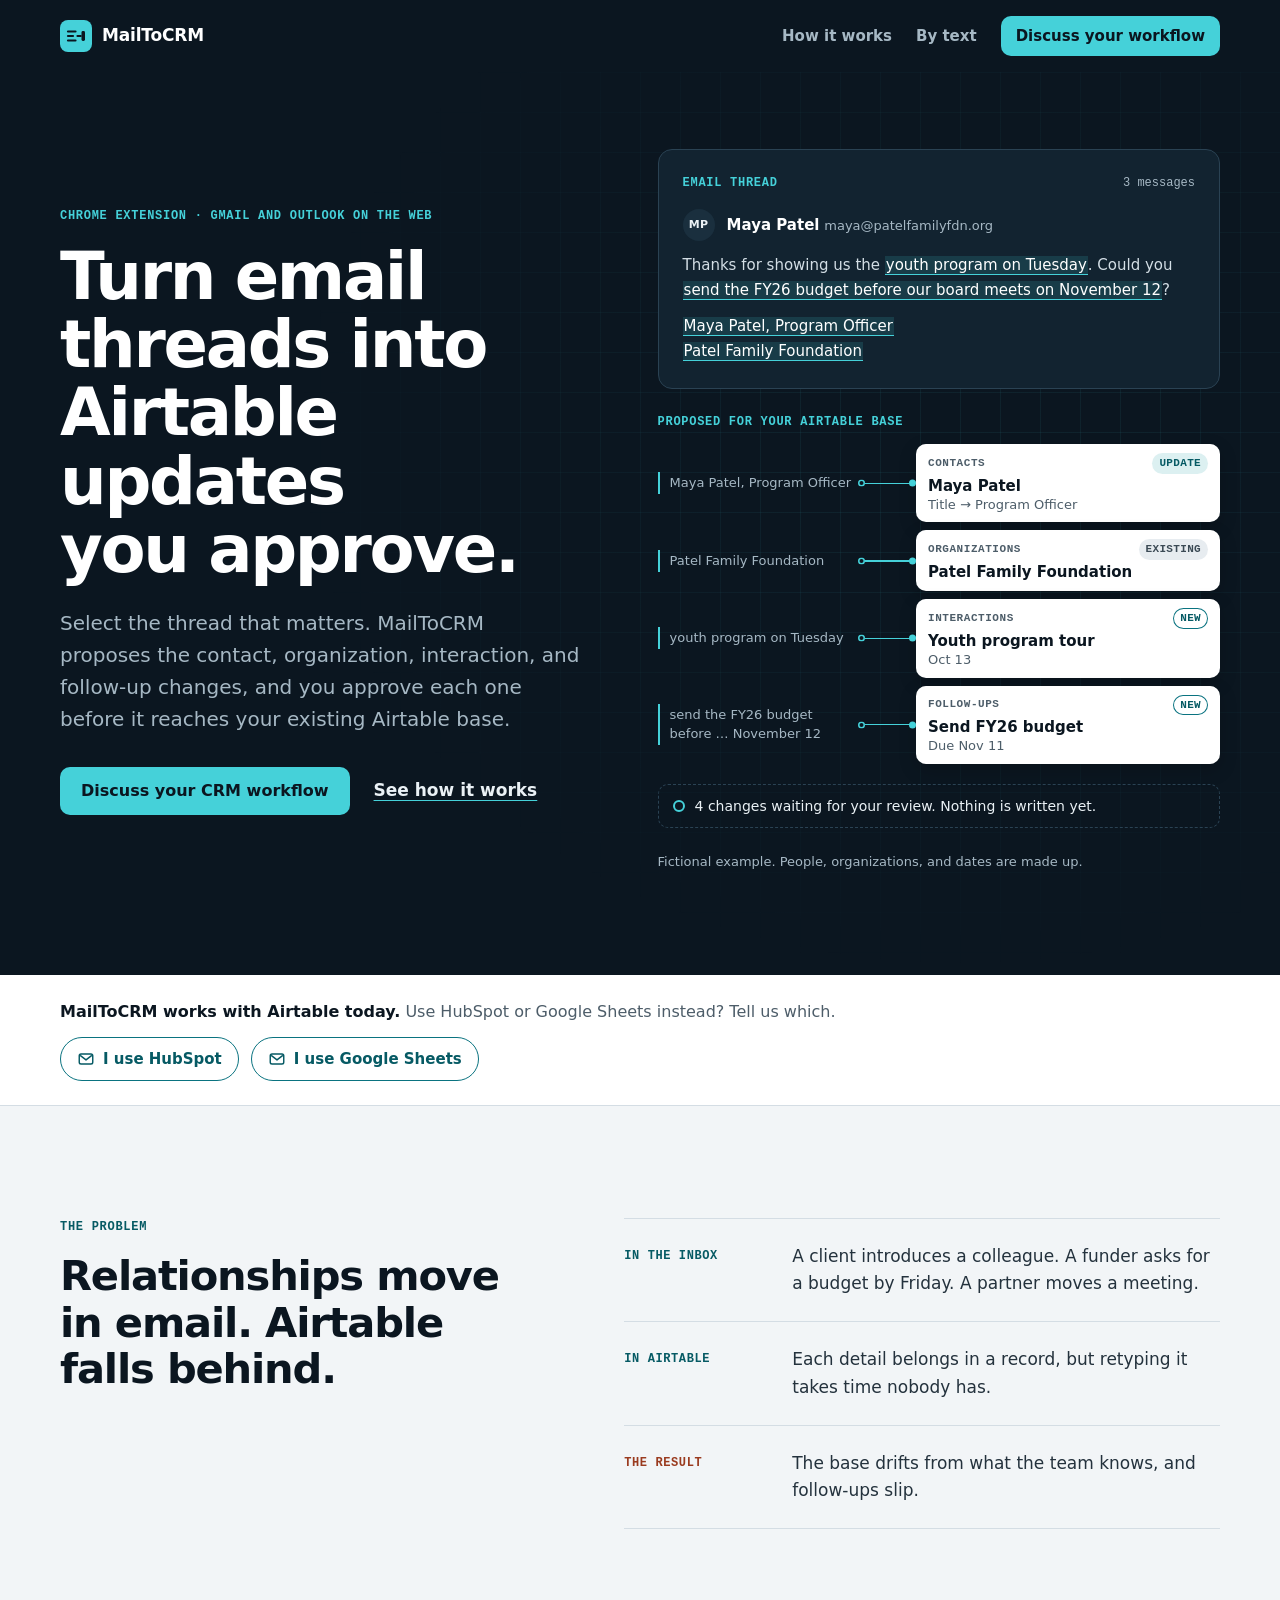
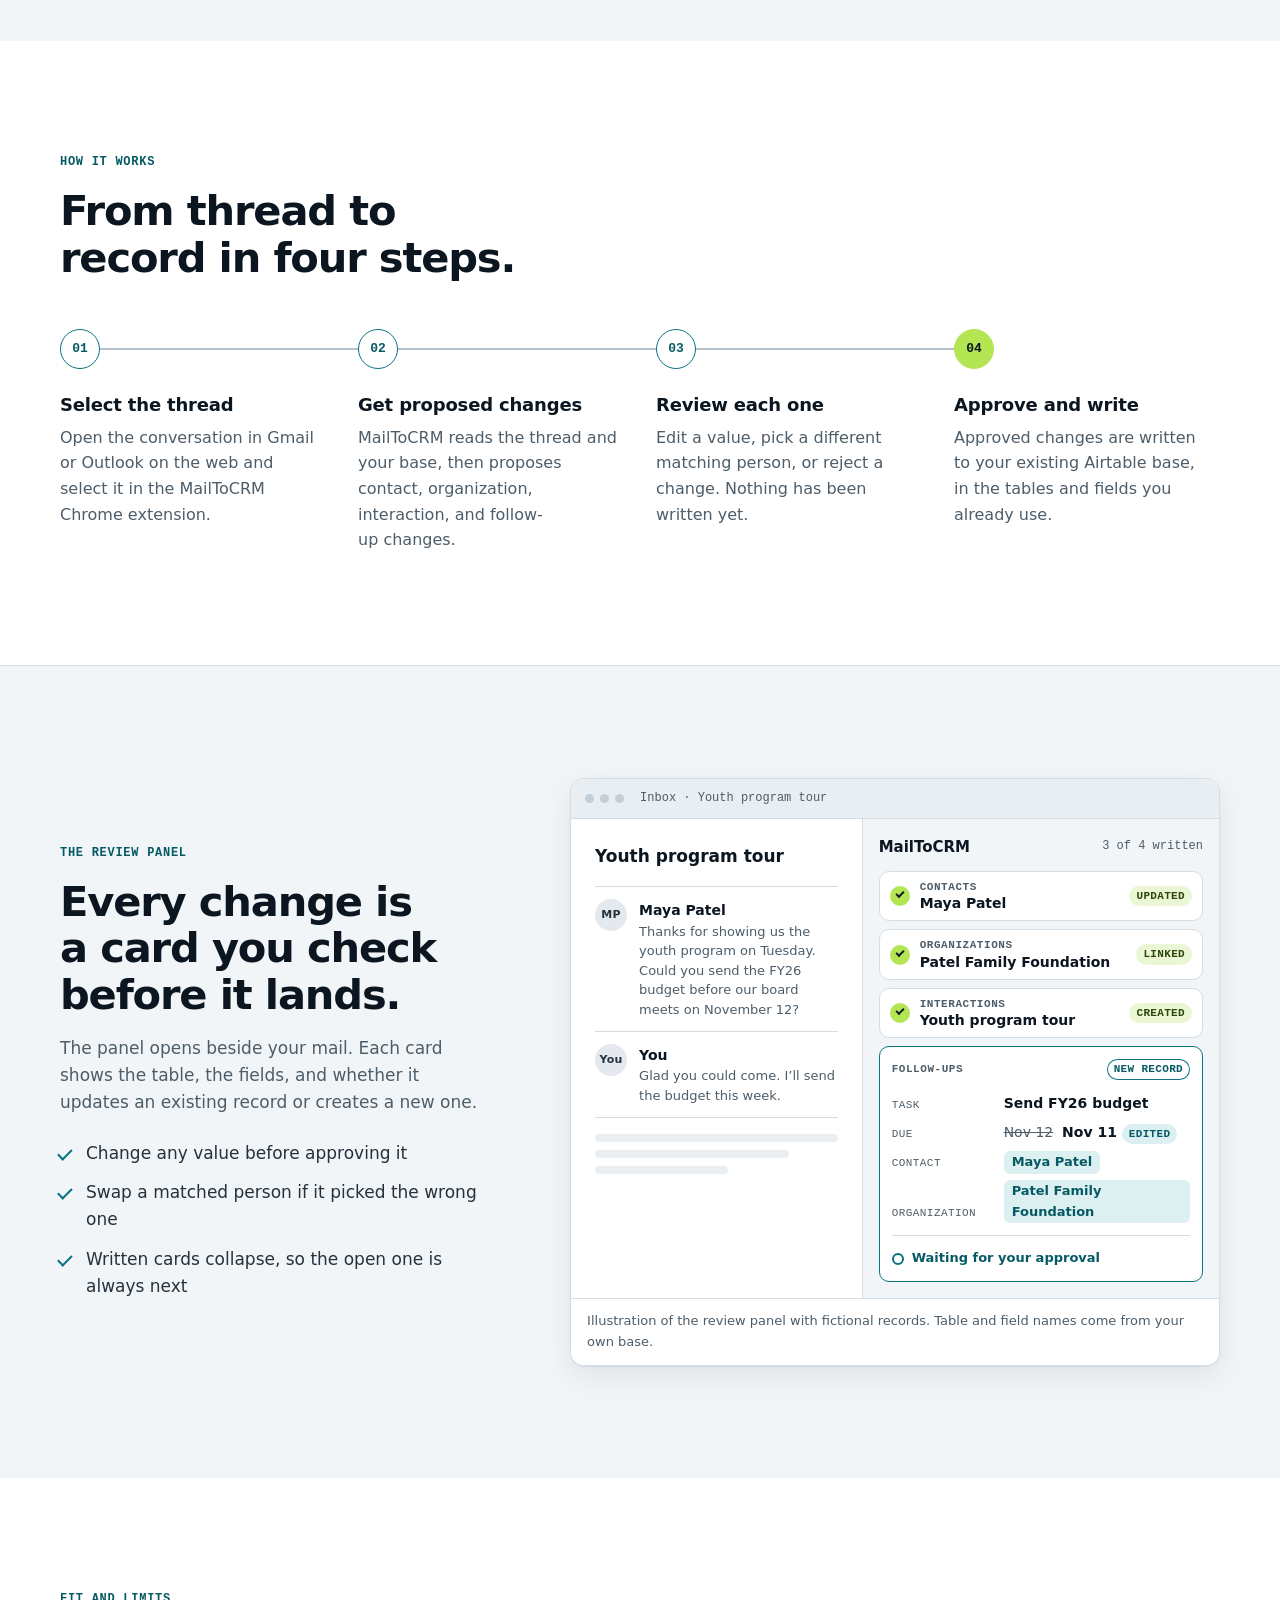
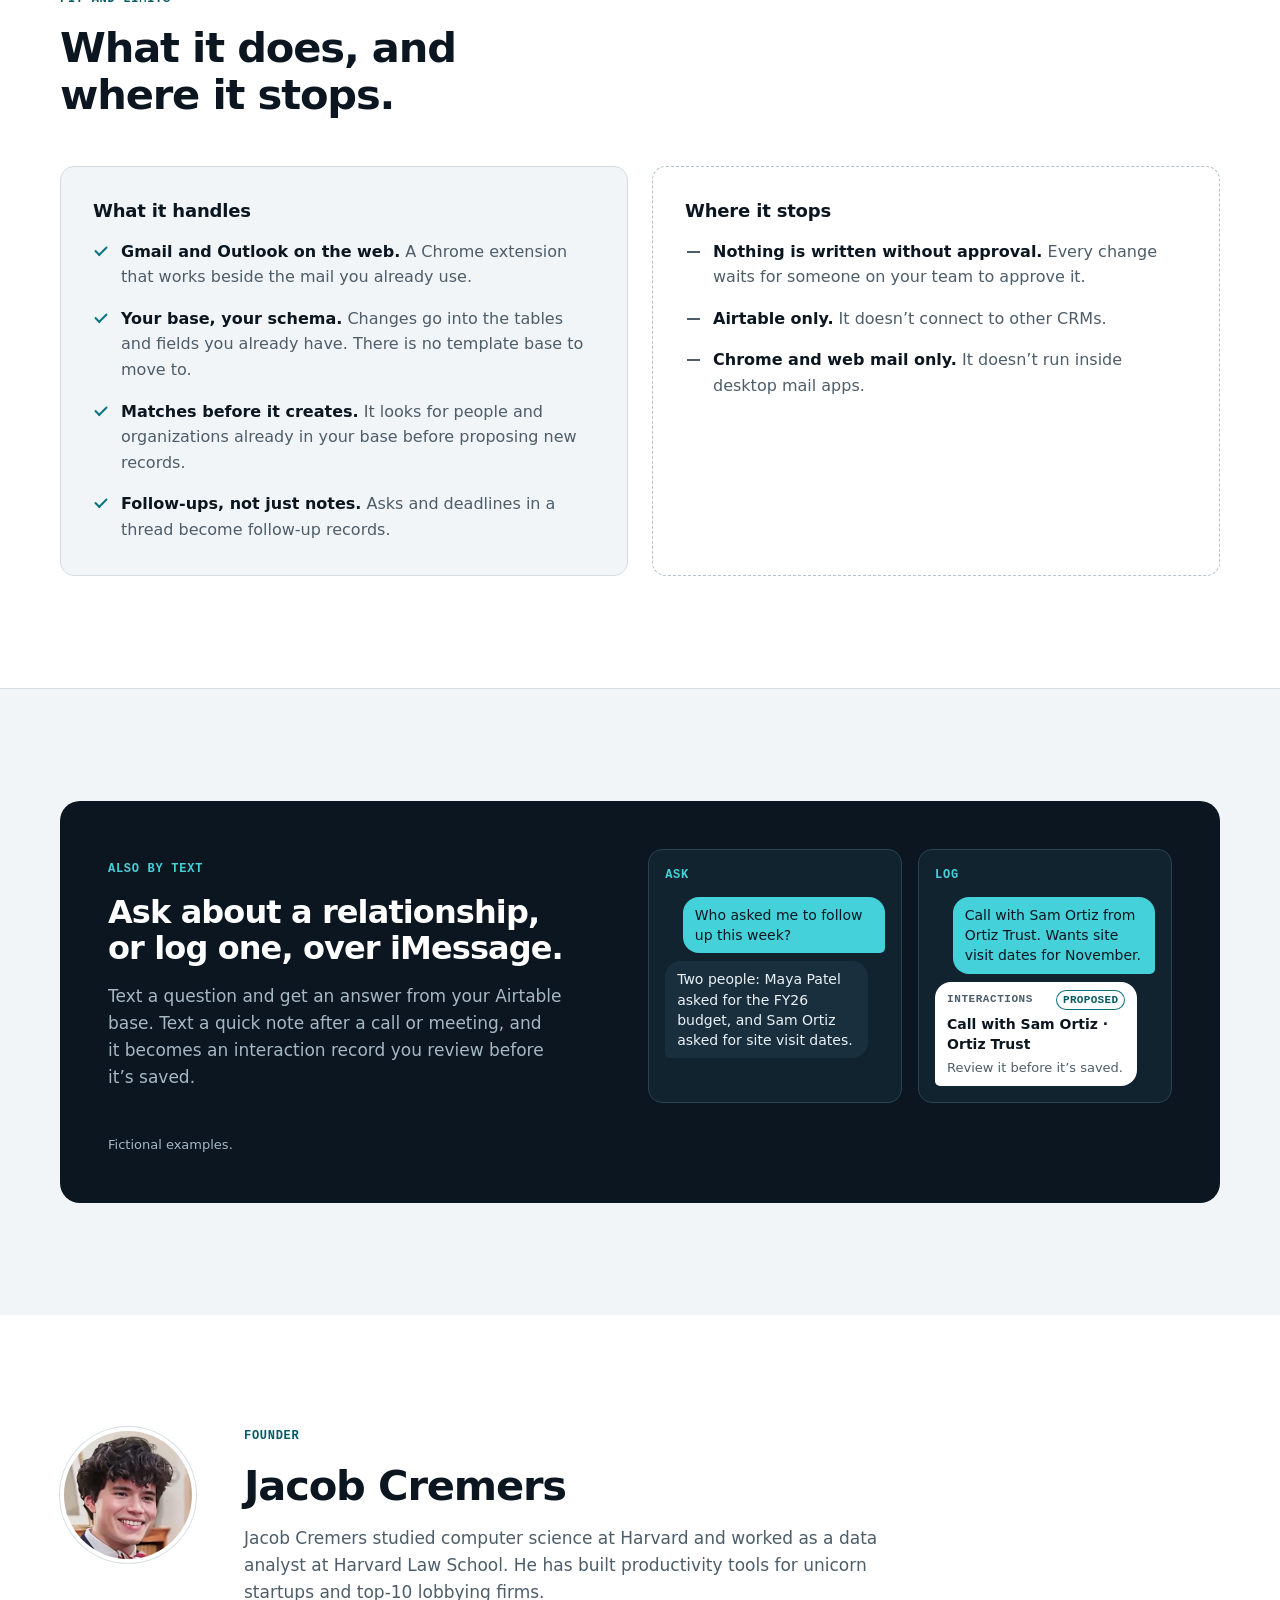
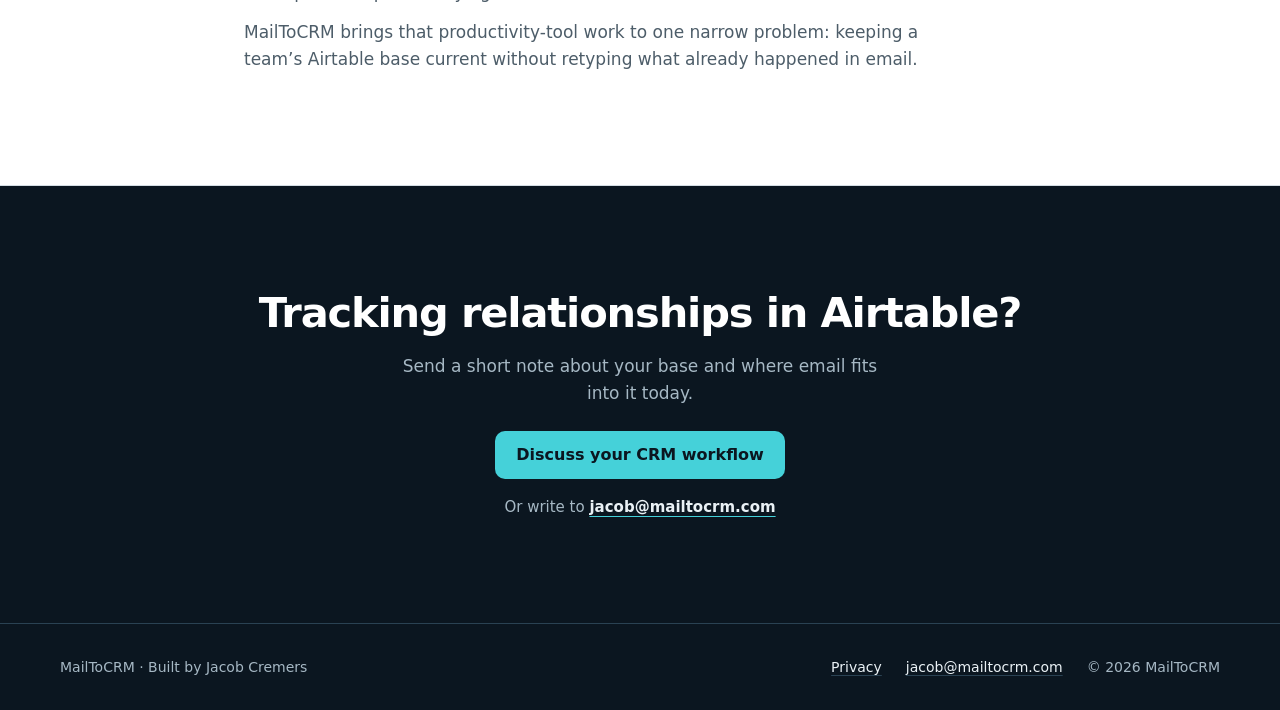
<file: index.html>
<!doctype html>
<html lang="en">
<head>
  <meta charset="utf-8">
  <meta name="viewport" content="width=device-width, initial-scale=1">
  <title>MailToCRM — Turn email threads into Airtable updates you approve</title>
  <meta name="description" content="MailToCRM turns the email threads that matter into contact, organization, interaction, and follow-up updates you review before they reach your existing Airtable base. A Chrome extension for Gmail and Outlook on the web.">
  <meta name="theme-color" content="#0b1620">
  <link rel="canonical" href="https://mailtocrm.com/">
  <link rel="icon" href="favicon.svg" type="image/svg+xml">
  <meta property="og:title" content="MailToCRM — Turn email threads into Airtable updates you approve">
  <meta property="og:description" content="Select a thread in Gmail or Outlook on the web, review the proposed changes, and write only what you approve to your existing Airtable base.">
  <meta property="og:type" content="website">
  <meta property="og:url" content="https://mailtocrm.com/">
  <meta property="og:image" content="https://mailtocrm.com/social-card.png">
  <meta property="og:image:width" content="1200">
  <meta property="og:image:height" content="630">
  <meta name="twitter:card" content="summary_large_image">
  <link rel="stylesheet" href="styles.css">
</head>
<body>
  <a class="skip" href="#main">Skip to content</a>

  <header class="site-header">
    <nav class="wrap nav" aria-label="Primary">
      <a class="brand" href="/">
        <svg class="brand-mark" viewBox="0 0 32 32" width="32" height="32" aria-hidden="true" focusable="false"><rect width="32" height="32" rx="8" fill="#45d1d9"/><path d="M8 11.5h7.5M8 16h5M8 20.5h7.5" stroke="#0b1620" stroke-width="2.2" stroke-linecap="round"/><path d="M17.5 16h3.2" stroke="#0b1620" stroke-width="2.2" stroke-linecap="round"/><rect x="21.5" y="11" width="3.5" height="10" rx="1.4" fill="#0b1620"/></svg>
        <span>MailToCRM</span>
      </a>
      <ul class="nav-links">
        <li><a href="#how">How it works</a></li>
        <li><a href="#text">By text</a></li>
      </ul>
      <a class="btn btn-cyan btn-sm" href="mailto:jacob@mailtocrm.com?subject=MailToCRM%20workflow"><span class="only-wide">Discuss your workflow</span><span class="only-narrow">Email Jacob</span></a>
    </nav>
  </header>

  <main id="main">
    <section class="hero" aria-labelledby="hero-title">
      <div class="wrap hero-grid">
        <div class="hero-copy">
          <p class="label label-dark">Chrome extension · Gmail and Outlook on the web</p>
          <h1 id="hero-title">Turn email threads into Airtable updates you approve.</h1>
          <p class="lede">Select the thread that matters. MailToCRM proposes the contact, organization, interaction, and follow-up changes, and you approve each one before it reaches your existing Airtable base.</p>
          <div class="hero-actions">
            <a class="btn btn-cyan" href="mailto:jacob@mailtocrm.com?subject=MailToCRM%20workflow">Discuss your CRM workflow</a>
            <a class="text-link text-link-dark" href="#how">See how it works</a>
          </div>
        </div>

        <figure class="map" aria-labelledby="map-cap">
          <div class="map-mail">
            <div class="map-head">
              <span class="label label-dark">Email thread</span>
              <span class="map-meta">3 messages</span>
            </div>
            <p class="map-sender"><span class="initials" aria-hidden="true">MP</span><span><span class="map-name">Maya Patel</span> <span class="map-addr">maya@patelfamilyfdn.org</span></span></p>
            <p class="map-body">Thanks for showing us the <mark>youth program on Tuesday</mark>. Could you <mark>send the FY26 budget before our board meets on November 12</mark>?</p>
            <p class="map-sig"><mark>Maya Patel, Program Officer</mark><br><mark>Patel Family Foundation</mark></p>
          </div>

          <p class="map-step label label-dark" id="map-list">Proposed for your Airtable base</p>
          <ol class="map-rows" aria-labelledby="map-list">
            <li>
              <span class="map-from">Maya Patel, Program Officer</span>
              <span class="wire" aria-hidden="true"></span>
              <span class="field">
                <span class="field-top"><span class="field-table">Contacts</span><span class="tag tag-update">Update</span></span>
                <span class="field-value">Maya Patel <span class="field-note">Title → Program Officer</span></span>
              </span>
            </li>
            <li>
              <span class="map-from">Patel Family Foundation</span>
              <span class="wire" aria-hidden="true"></span>
              <span class="field">
                <span class="field-top"><span class="field-table">Organizations</span><span class="tag tag-existing">Existing</span></span>
                <span class="field-value">Patel Family Foundation</span>
              </span>
            </li>
            <li>
              <span class="map-from">youth program on Tuesday</span>
              <span class="wire" aria-hidden="true"></span>
              <span class="field">
                <span class="field-top"><span class="field-table">Interactions</span><span class="tag tag-new">New</span></span>
                <span class="field-value">Youth program tour <span class="field-note">Oct 13</span></span>
              </span>
            </li>
            <li>
              <span class="map-from">send the FY26 budget before … November 12</span>
              <span class="wire" aria-hidden="true"></span>
              <span class="field">
                <span class="field-top"><span class="field-table">Follow-ups</span><span class="tag tag-new">New</span></span>
                <span class="field-value">Send FY26 budget <span class="field-note">Due Nov 11</span></span>
              </span>
            </li>
          </ol>

          <p class="map-foot"><span class="ring" aria-hidden="true"></span>4 changes waiting for your review. Nothing is written yet.</p>
          <figcaption id="map-cap" class="caption caption-dark">Fictional example. People, organizations, and dates are made up.</figcaption>
        </figure>
      </div>
    </section>

    <aside class="other-crm" aria-labelledby="other-crm-text">
      <div class="wrap other-crm-inner">
        <p class="other-crm-text" id="other-crm-text"><span class="other-crm-now">MailToCRM works with Airtable today.</span> Use HubSpot or Google Sheets instead? Tell us which.</p>
        <ul class="other-crm-links">
          <li><a class="chip-link" href="mailto:jacob@mailtocrm.com?subject=MailToCRM%20for%20HubSpot"><svg viewBox="0 0 20 20" width="18" height="18" aria-hidden="true" focusable="false"><rect x="2.5" y="4.5" width="15" height="11" rx="2" fill="none" stroke="currentColor" stroke-width="1.6"/><path d="M3.5 6l6.5 5 6.5-5" fill="none" stroke="currentColor" stroke-width="1.6" stroke-linejoin="round"/></svg>I use HubSpot</a></li>
          <li><a class="chip-link" href="mailto:jacob@mailtocrm.com?subject=MailToCRM%20for%20Google%20Sheets"><svg viewBox="0 0 20 20" width="18" height="18" aria-hidden="true" focusable="false"><rect x="2.5" y="4.5" width="15" height="11" rx="2" fill="none" stroke="currentColor" stroke-width="1.6"/><path d="M3.5 6l6.5 5 6.5-5" fill="none" stroke="currentColor" stroke-width="1.6" stroke-linejoin="round"/></svg>I use Google Sheets</a></li>
        </ul>
      </div>
    </aside>

    <section class="section" aria-labelledby="problem-title">
      <div class="wrap split">
        <div>
          <p class="label">The problem</p>
          <h2 id="problem-title">Relationships move in email. Airtable falls behind.</h2>
        </div>
        <ul class="problem-list">
          <li><span class="problem-key">In the inbox</span><span>A client introduces a colleague. A funder asks for a budget by Friday. A partner moves a meeting.</span></li>
          <li><span class="problem-key">In Airtable</span><span>Each detail belongs in a record, but retyping it takes time nobody has.</span></li>
          <li><span class="problem-key">The result</span><span>The base drifts from what the team knows, and follow-ups slip.</span></li>
        </ul>
      </div>
    </section>

    <section class="section section-white" id="how" aria-labelledby="how-title">
      <div class="wrap">
        <p class="label">How it works</p>
        <h2 id="how-title" class="h2-narrow">From thread to record in four steps.</h2>
        <ol class="steps">
          <li>
            <span class="step-num" aria-hidden="true">01</span>
            <h3>Select the thread</h3>
            <p>Open the conversation in Gmail or Outlook on the web and select it in the MailToCRM Chrome extension.</p>
          </li>
          <li>
            <span class="step-num" aria-hidden="true">02</span>
            <h3>Get proposed changes</h3>
            <p>MailToCRM reads the thread and your base, then proposes contact, organization, interaction, and follow-up changes.</p>
          </li>
          <li>
            <span class="step-num" aria-hidden="true">03</span>
            <h3>Review each one</h3>
            <p>Edit a value, pick a different matching person, or reject a change. Nothing has been written yet.</p>
          </li>
          <li>
            <span class="step-num step-num-done" aria-hidden="true">04</span>
            <h3>Approve and write</h3>
            <p>Approved changes are written to your existing Airtable base, in the tables and fields you already use.</p>
          </li>
        </ol>
      </div>
    </section>

    <section class="section" aria-labelledby="review-title">
      <div class="wrap review-grid">
        <div class="review-copy">
          <p class="label">The review panel</p>
          <h2 id="review-title">Every change is a card you check before it lands.</h2>
          <p>The panel opens beside your mail. Each card shows the table, the fields, and whether it updates an existing record or creates a new one.</p>
          <ul class="ticks">
            <li>Change any value before approving it</li>
            <li>Swap a matched person if it picked the wrong one</li>
            <li>Written cards collapse, so the open one is always next</li>
          </ul>
        </div>

        <figure class="ui" aria-labelledby="ui-cap">
          <div class="ui-bar" aria-hidden="true"><span></span><span></span><span></span><span class="ui-title">Inbox · Youth program tour</span></div>
          <div class="ui-body">
            <div class="ui-mail" aria-hidden="true">
              <p class="ui-subject">Youth program tour</p>
              <div class="ui-msg">
                <span class="initials initials-light">MP</span>
                <div><p class="ui-name">Maya Patel</p><p class="ui-snip">Thanks for showing us the youth program on Tuesday. Could you send the FY26 budget before our board meets on November 12?</p></div>
              </div>
              <div class="ui-msg">
                <span class="initials initials-light">You</span>
                <div><p class="ui-name">You</p><p class="ui-snip">Glad you could come. I’ll send the budget this week.</p></div>
              </div>
              <div class="ui-lines"><span></span><span></span><span></span></div>
            </div>

            <div class="ui-panel">
              <div class="ui-panel-head">
                <span class="ui-brand">MailToCRM</span>
                <span class="ui-count">3 of 4 written</span>
              </div>
              <ul class="ui-cards">
                <li class="ui-done"><span class="check" aria-hidden="true"></span><span class="ui-done-text"><span class="field-table">Contacts</span> Maya Patel</span><span class="tag tag-done">Updated</span></li>
                <li class="ui-done"><span class="check" aria-hidden="true"></span><span class="ui-done-text"><span class="field-table">Organizations</span> Patel Family Foundation</span><span class="tag tag-done">Linked</span></li>
                <li class="ui-done"><span class="check" aria-hidden="true"></span><span class="ui-done-text"><span class="field-table">Interactions</span> Youth program tour</span><span class="tag tag-done">Created</span></li>
                <li class="ui-open">
                  <div class="field-top"><span class="field-table">Follow-ups</span><span class="tag tag-new">New record</span></div>
                  <dl class="ui-fields">
                    <div><dt>Task</dt><dd>Send FY26 budget</dd></div>
                    <div><dt>Due</dt><dd><del>Nov 12</del> Nov 11 <span class="tag tag-update">Edited</span></dd></div>
                    <div><dt>Contact</dt><dd><span class="link-chip">Maya Patel</span></dd></div>
                    <div><dt>Organization</dt><dd><span class="link-chip">Patel Family Foundation</span></dd></div>
                  </dl>
                  <p class="ui-wait"><span class="ring ring-light" aria-hidden="true"></span>Waiting for your approval</p>
                </li>
              </ul>
            </div>
          </div>
          <figcaption id="ui-cap" class="caption">Illustration of the review panel with fictional records. Table and field names come from your own base.</figcaption>
        </figure>
      </div>
    </section>

    <section class="section section-white" aria-labelledby="fit-title">
      <div class="wrap">
        <p class="label">Fit and limits</p>
        <h2 id="fit-title" class="h2-narrow">What it does, and where it stops.</h2>
        <div class="fit">
          <div class="fit-col">
            <h3>What it handles</h3>
            <ul class="fit-list fit-yes">
              <li><strong>Gmail and Outlook on the web.</strong> A Chrome extension that works beside the mail you already use.</li>
              <li><strong>Your base, your schema.</strong> Changes go into the tables and fields you already have. There is no template base to move to.</li>
              <li><strong>Matches before it creates.</strong> It looks for people and organizations already in your base before proposing new records.</li>
              <li><strong>Follow-ups, not just notes.</strong> Asks and deadlines in a thread become follow-up records.</li>
            </ul>
          </div>
          <div class="fit-col fit-col-limits">
            <h3>Where it stops</h3>
            <ul class="fit-list fit-no">
              <li><strong>Nothing is written without approval.</strong> Every change waits for someone on your team to approve it.</li>
              <li><strong>Airtable only.</strong> It doesn’t connect to other CRMs.</li>
              <li><strong>Chrome and web mail only.</strong> It doesn’t run inside desktop mail apps.</li>
            </ul>
          </div>
        </div>
      </div>
    </section>

    <section class="section" id="text" aria-labelledby="text-title">
      <div class="wrap">
        <div class="text-panel">
          <div class="text-copy">
            <p class="label label-dark">Also by text</p>
            <h2 id="text-title">Ask about a relationship, or log one, over iMessage.</h2>
            <p>Text a question and get an answer from your Airtable base. Text a quick note after a call or meeting, and it becomes an interaction record you review before it’s saved.</p>
          </div>
          <div class="threads">
            <figure class="thread" aria-labelledby="ask-cap">
              <figcaption id="ask-cap" class="label label-dark">Ask</figcaption>
              <p class="bubble bubble-out">Who asked me to follow up this week?</p>
              <p class="bubble bubble-in">Two people: Maya Patel asked for the FY26 budget, and Sam Ortiz asked for site visit dates.</p>
            </figure>
            <figure class="thread" aria-labelledby="log-cap">
              <figcaption id="log-cap" class="label label-dark">Log</figcaption>
              <p class="bubble bubble-out">Call with Sam Ortiz from Ortiz Trust. Wants site visit dates for November.</p>
              <div class="bubble bubble-in bubble-card">
                <span class="field-top"><span class="field-table">Interactions</span><span class="tag tag-new">Proposed</span></span>
                <span class="bubble-value">Call with Sam Ortiz · Ortiz Trust</span>
                <span class="bubble-note">Review it before it’s saved.</span>
              </div>
            </figure>
          </div>
          <p class="caption caption-dark text-caption">Fictional examples.</p>
        </div>
      </div>
    </section>

    <section class="section section-white" aria-labelledby="founder-title">
      <div class="wrap">
        <div class="founder">
          <picture>
            <source srcset="assets/jacob-cremers.webp" type="image/webp">
            <img class="founder-photo" src="assets/jacob-cremers.jpg" width="240" height="240" alt="Jacob Cremers" loading="lazy" decoding="async">
          </picture>
          <div class="founder-copy">
            <p class="label">Founder</p>
            <h2 id="founder-title">Jacob Cremers</h2>
            <p>Jacob Cremers studied computer science at Harvard and worked as a data analyst at Harvard Law School. He has built productivity tools for unicorn startups and top-10 lobbying firms.</p>
            <p>MailToCRM brings that productivity-tool work to one narrow problem: keeping a team’s Airtable base current without retyping what already happened in email.</p>
          </div>
        </div>
      </div>
    </section>

    <section class="cta" aria-labelledby="cta-title">
      <div class="wrap cta-inner">
        <h2 id="cta-title">Tracking relationships in Airtable?</h2>
        <p>Send a short note about your base and where email fits into it today.</p>
        <a class="btn btn-cyan" href="mailto:jacob@mailtocrm.com?subject=MailToCRM%20workflow">Discuss your CRM workflow</a>
        <p class="cta-alt">Or write to <a class="text-link text-link-dark" href="mailto:jacob@mailtocrm.com">jacob@mailtocrm.com</a></p>
      </div>
    </section>
  </main>

  <footer class="site-footer">
    <div class="wrap footer-inner">
      <p>MailToCRM · Built by Jacob Cremers</p>
      <ul class="footer-links">
        <li><a href="privacy.html">Privacy</a></li>
        <li><a href="mailto:jacob@mailtocrm.com">jacob@mailtocrm.com</a></li>
        <li>© <span data-year>2026</span> MailToCRM</li>
      </ul>
    </div>
  </footer>
  <script src="script.js" defer></script>
</body>
</html>
</file>
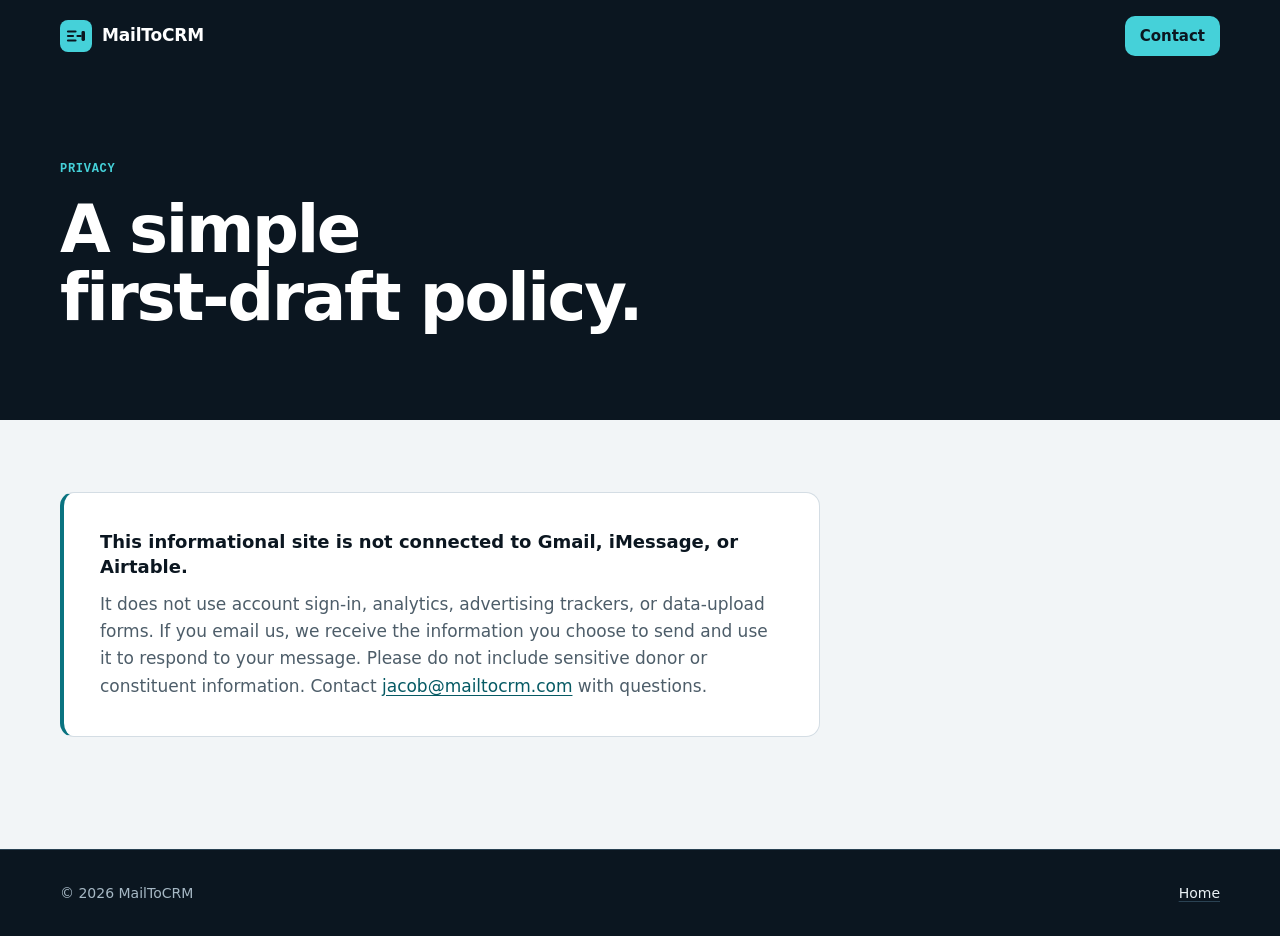
<file: privacy.html>
<!doctype html>
<html lang="en">
<head>
  <meta charset="utf-8">
  <meta name="viewport" content="width=device-width, initial-scale=1">
  <title>Privacy — MailToCRM</title>
  <meta name="description" content="MailToCRM privacy and contact information.">
  <meta name="theme-color" content="#0b1620">
  <link rel="canonical" href="https://mailtocrm.com/privacy.html">
  <link rel="icon" href="favicon.svg" type="image/svg+xml">
  <link rel="stylesheet" href="styles.css">
</head>
<body>
  <a class="skip" href="#main">Skip to content</a>

  <header class="site-header">
    <nav class="wrap nav" aria-label="Primary">
      <a class="brand" href="/">
        <svg class="brand-mark" viewBox="0 0 32 32" width="32" height="32" aria-hidden="true" focusable="false"><rect width="32" height="32" rx="8" fill="#45d1d9"/><path d="M8 11.5h7.5M8 16h5M8 20.5h7.5" stroke="#0b1620" stroke-width="2.2" stroke-linecap="round"/><path d="M17.5 16h3.2" stroke="#0b1620" stroke-width="2.2" stroke-linecap="round"/><rect x="21.5" y="11" width="3.5" height="10" rx="1.4" fill="#0b1620"/></svg>
        <span>MailToCRM</span>
      </a>
      <a class="btn btn-cyan btn-sm nav-push" href="mailto:jacob@mailtocrm.com">Contact</a>
    </nav>
  </header>

  <main id="main">
    <div class="page-head">
      <div class="wrap">
        <p class="label label-dark">Privacy</p>
        <h1>A simple <span class="nowrap">first-draft</span> policy.</h1>
      </div>
    </div>
    <div class="wrap policy">
      <div class="policy-card">
        <strong>This informational site is not connected to Gmail, iMessage, or Airtable.</strong>
        <p>It does not use account sign-in, analytics, advertising trackers, or data-upload forms. If you email us, we receive the information you choose to send and use it to respond to your message. Please do not include sensitive donor or constituent information. Contact <a href="mailto:jacob@mailtocrm.com">jacob@mailtocrm.com</a> with questions.</p>
      </div>
    </div>
  </main>

  <footer class="site-footer">
    <div class="wrap footer-inner">
      <p>© <span data-year>2026</span> MailToCRM</p>
      <ul class="footer-links">
        <li><a href="/">Home</a></li>
      </ul>
    </div>
  </footer>
  <script src="script.js" defer></script>
</body>
</html>
</file>
<file: styles.css>
/* MailToCRM design system
   Midnight for the inbox side, cool white for the record side, teal/cyan for
   mapping and actions, lime only for changes that were written. */
:root {
  color-scheme: light;

  --midnight: #0b1620;
  --midnight-2: #122330;
  --midnight-3: #1a2f3e;
  --midnight-line: #2a4253;
  --on-dark: #eaf1f5;
  --on-dark-muted: #a6b8c4;

  --cool: #f2f5f7;
  --white: #ffffff;
  --line: #d4dde4;
  --line-strong: #b3c2cc;
  --ink: #0b1620;
  --text: #24323d;
  --muted: #4d5d69;

  --teal: #0a7380;
  --teal-ink: #065a64;
  --teal-tint: #dcf0f1;
  --cyan: #45d1d9;
  --cyan-soft: rgba(69, 209, 217, .14);
  --lime: #b4e553;
  --lime-tint: #ebf7d4;
  --lime-ink: #2d4609;

  --focus: var(--teal);

  --sans: ui-sans-serif, system-ui, -apple-system, BlinkMacSystemFont, "Segoe UI", Roboto, "Helvetica Neue", Arial, sans-serif;
  --mono: ui-monospace, "SF Mono", SFMono-Regular, Menlo, Consolas, "Liberation Mono", monospace;

  --s-1: 4px;
  --s-2: 8px;
  --s-3: 12px;
  --s-4: 16px;
  --s-5: 24px;
  --s-6: 32px;
  --s-7: 48px;
  --s-8: 72px;

  --r-sm: 6px;
  --r: 10px;
  --r-lg: 14px;

  --section-y: clamp(64px, 9vw, 112px);
  --shadow: 0 1px 2px rgba(11, 22, 32, .06), 0 10px 28px rgba(11, 22, 32, .08);
}

/* Base */
*, *::before, *::after { box-sizing: border-box; }
html { -webkit-text-size-adjust: 100%; }
body {
  margin: 0;
  background: var(--cool);
  color: var(--text);
  font-family: var(--sans);
  font-size: 1.0625rem;
  line-height: 1.6;
  -webkit-font-smoothing: antialiased;
}
h1, h2, h3, p, ul, ol, dl, dd, figure { margin: 0; }
ul, ol { padding: 0; list-style: none; }
img { display: block; max-width: 100%; height: auto; }
a { color: inherit; }
h1, h2, h3 { color: var(--ink); font-weight: 700; text-wrap: balance; }
h1 {
  font-size: clamp(2.35rem, 1.3rem + 4.4vw, 4.1rem);
  line-height: 1.04;
  letter-spacing: -0.035em;
}
h2 {
  font-size: clamp(1.75rem, 1.15rem + 2.3vw, 2.6rem);
  line-height: 1.12;
  letter-spacing: -0.028em;
}
h3 { font-size: 1.125rem; line-height: 1.3; letter-spacing: -0.01em; }
p { text-wrap: pretty; }

:focus-visible { outline: 3px solid var(--focus); outline-offset: 3px; border-radius: 4px; }

.wrap { width: min(1160px, 100% - 48px); margin-inline: auto; }

.skip {
  position: absolute; left: 16px; top: -100px; z-index: 10;
  background: var(--white); color: var(--ink); padding: 10px 14px;
  border-radius: var(--r-sm); font-weight: 700; text-decoration: none;
  --focus: var(--cyan);
}
.skip:focus { top: 12px; }

/* Shared atoms */
.label {
  font-family: var(--mono);
  font-size: .75rem;
  font-weight: 600;
  letter-spacing: .06em;
  text-transform: uppercase;
  color: var(--teal-ink);
  margin-bottom: var(--s-4);
}
.label-dark { color: var(--cyan); }

.btn {
  display: inline-flex; align-items: center; justify-content: center;
  min-height: 48px; padding: 12px 20px;
  border-radius: var(--r);
  font-weight: 700; font-size: 1rem; line-height: 1.2;
  text-decoration: none; text-align: center;
  border: 1px solid transparent;
}
.btn-sm { min-height: 40px; padding: 8px 14px; font-size: .9375rem; }
.btn-cyan { background: var(--cyan); color: var(--midnight); }
.btn-cyan:hover { background: #7fe1e6; }

.text-link {
  font-weight: 650;
  text-decoration: underline;
  text-decoration-thickness: 1px;
  text-underline-offset: 4px;
}
.text-link:hover { text-decoration-thickness: 2px; }
.text-link-dark { color: var(--on-dark); text-decoration-color: var(--cyan); }

.caption { font-size: .8125rem; color: var(--muted); margin-top: var(--s-3); }
.caption-dark { color: var(--on-dark-muted); }

.tag {
  display: inline-block; flex: none;
  font-family: var(--mono); font-size: .6875rem; font-weight: 600;
  letter-spacing: .03em; text-transform: uppercase;
  padding: 2px 7px; border-radius: 999px; line-height: 1.5;
  white-space: nowrap;
}
.tag-update { background: var(--teal-tint); color: var(--teal-ink); }
.tag-existing { background: #e7ecf0; color: #3b4a55; }
.tag-new { background: var(--white); color: var(--teal-ink); box-shadow: inset 0 0 0 1px var(--teal); }
.tag-done { background: var(--lime-tint); color: var(--lime-ink); }

.initials {
  display: inline-grid; place-items: center; flex: none;
  width: 32px; height: 32px; border-radius: 50%;
  background: var(--midnight-3); color: var(--on-dark);
  font-size: .6875rem; font-weight: 700; letter-spacing: .02em;
}
.initials-light { background: #e3e9ee; color: var(--text); }

.ring {
  display: inline-block; flex: none;
  width: 12px; height: 12px; border-radius: 50%;
  border: 2px solid var(--cyan);
}
.ring-light { border-color: var(--teal); }

.field-table {
  font-family: var(--mono); font-size: .6875rem; font-weight: 600;
  letter-spacing: .05em; text-transform: uppercase; color: var(--muted);
}

/* Header */
.site-header { background: var(--midnight); color: var(--on-dark); --focus: var(--cyan); }
.nav { display: flex; align-items: center; gap: var(--s-5); min-height: 72px; }
.brand {
  display: inline-flex; align-items: center; gap: 10px;
  font-weight: 750; font-size: 1.0625rem; letter-spacing: -0.01em;
  text-decoration: none; color: var(--white);
}
.brand-mark { flex: none; }
.nav-links { display: flex; gap: var(--s-5); margin-left: auto; }
.nav-links a {
  color: var(--on-dark-muted); text-decoration: none; font-size: .9375rem; font-weight: 600;
  padding-block: 6px;
}
.nav-links a:hover { color: var(--white); text-decoration: underline; text-decoration-color: var(--cyan); text-underline-offset: 6px; }
.only-narrow { display: none; }
.nav-push { margin-left: auto; }

/* Hero */
.hero {
  position: relative;
  background: var(--midnight);
  color: var(--on-dark);
  padding-block: clamp(40px, 6vw, 80px) clamp(64px, 8vw, 104px);
  --focus: var(--cyan);
}
.hero::before {
  content: ""; position: absolute; inset: 0; pointer-events: none;
  background-image:
    linear-gradient(rgba(69, 209, 217, .07) 1px, transparent 1px),
    linear-gradient(90deg, rgba(69, 209, 217, .07) 1px, transparent 1px);
  background-size: 40px 40px;
  -webkit-mask-image: radial-gradient(ellipse 70% 80% at 75% 40%, #000 20%, transparent 75%);
  mask-image: radial-gradient(ellipse 70% 80% at 75% 40%, #000 20%, transparent 75%);
}
.hero-grid {
  position: relative;
  display: grid;
  grid-template-columns: minmax(0, 1fr) minmax(0, 1.08fr);
  gap: clamp(40px, 6vw, 80px);
  align-items: center;
}
.hero h1 { color: var(--white); margin-bottom: var(--s-5); max-width: 13ch; }
.lede { font-size: clamp(1.0625rem, 1rem + .35vw, 1.25rem); color: var(--on-dark-muted); max-width: 34rem; margin-bottom: var(--s-6); }
.hero-actions { display: flex; flex-wrap: wrap; align-items: center; gap: var(--s-4) var(--s-5); }

/* Hero mapping figure: email (dark) → proposed records (light) */
.map { display: grid; gap: var(--s-3); }
.map-mail {
  background: var(--midnight-2);
  border: 1px solid var(--midnight-line);
  border-radius: var(--r-lg);
  padding: var(--s-5);
}
.map-head { display: flex; justify-content: space-between; align-items: baseline; gap: var(--s-3); margin-bottom: var(--s-4); }
.map-head .label { margin: 0; }
.map-meta { font-family: var(--mono); font-size: .75rem; color: var(--on-dark-muted); }
.map-sender { display: flex; align-items: center; gap: var(--s-3); margin-bottom: var(--s-3); font-size: .9375rem; }
.map-name { font-weight: 700; color: var(--white); }
.map-addr { color: var(--on-dark-muted); font-size: .8125rem; overflow-wrap: anywhere; }
.map-body, .map-sig { font-size: .9375rem; line-height: 1.65; color: #d3dee5; }
.map-sig { margin-top: var(--s-3); color: var(--on-dark-muted); }
.map mark {
  background: var(--cyan-soft);
  color: var(--white);
  border-bottom: 1.5px solid var(--cyan);
  padding: 0 1px;
  -webkit-box-decoration-break: clone; box-decoration-break: clone;
}
.map-step { margin: var(--s-3) 0 0; }
.map-rows { display: grid; gap: var(--s-2); }
.map-rows li {
  display: grid;
  grid-template-columns: minmax(0, 12.5rem) minmax(28px, 1fr) minmax(0, 19rem);
  align-items: center;
}
.map-from {
  font-size: .8125rem; line-height: 1.4; color: var(--on-dark-muted);
  border-left: 2px solid var(--cyan); padding: 2px 0 2px 10px;
}
.wire { position: relative; height: 1.5px; background: var(--cyan); margin-inline: 4px; }
.wire::before, .wire::after {
  content: ""; position: absolute; top: 50%; width: 7px; height: 7px; border-radius: 50%;
  transform: translateY(-50%);
}
.wire::before { left: -4px; background: var(--midnight); box-shadow: inset 0 0 0 1.5px var(--cyan); }
.wire::after { right: -4px; background: var(--cyan); }
.field {
  display: grid; gap: 2px;
  background: var(--white); color: var(--ink);
  border-radius: var(--r); padding: 9px 12px;
  box-shadow: 0 1px 0 rgba(255, 255, 255, .4) inset, 0 6px 18px rgba(0, 0, 0, .18);
}
.field-top { display: flex; align-items: center; justify-content: space-between; gap: var(--s-2); }
.field-value { font-weight: 650; font-size: .9375rem; line-height: 1.35; }
.field-note { display: block; font-weight: 500; font-size: .8125rem; color: var(--muted); }
.map-foot {
  display: flex; align-items: center; gap: 10px;
  margin-top: var(--s-2); padding: 10px 14px;
  border: 1px dashed var(--midnight-line); border-radius: var(--r);
  font-size: .875rem; color: var(--on-dark);
}

/* Other-CRM interest strip, directly under the hero */
.other-crm { background: var(--white); border-bottom: 1px solid var(--line); }
.other-crm-inner {
  display: flex; flex-wrap: wrap; align-items: center; justify-content: space-between;
  gap: var(--s-3) var(--s-5); padding-block: var(--s-5);
}
.other-crm-text { color: var(--muted); font-size: 1rem; }
.other-crm-now { color: var(--ink); font-weight: 650; }
.other-crm-links { display: flex; flex-wrap: wrap; gap: var(--s-2) var(--s-3); }
.chip-link {
  display: inline-flex; align-items: center; gap: 8px;
  min-height: 44px; padding: 8px 16px;
  border: 1.5px solid var(--teal); border-radius: 999px;
  background: var(--white); color: var(--teal-ink);
  font-weight: 650; font-size: .9375rem; text-decoration: none;
}
.chip-link:hover { background: var(--teal-tint); }
.chip-link svg { flex: none; }

/* Sections */
.section { padding-block: var(--section-y); }
.section-white { background: var(--white); border-block: 1px solid var(--line); }
.section + .section-white, .section-white + .section { border-top: 0; }
.h2-narrow { max-width: 22ch; }

.split {
  display: grid;
  grid-template-columns: minmax(0, .9fr) minmax(0, 1.1fr);
  gap: clamp(32px, 6vw, 96px);
  align-items: start;
}
.problem-list { display: grid; border-top: 1px solid var(--line); }
.problem-list li {
  display: grid; grid-template-columns: 9.5rem minmax(0, 1fr); gap: var(--s-4);
  padding-block: var(--s-5); border-bottom: 1px solid var(--line);
}
.problem-key {
  font-family: var(--mono); font-size: .75rem; font-weight: 600; letter-spacing: .05em;
  text-transform: uppercase; color: var(--teal-ink); padding-top: 4px;
}
.problem-list li:last-child .problem-key { color: #9a3b1f; }

/* Steps: one aligned rail, the last node in lime */
.steps {
  display: grid;
  grid-template-columns: repeat(4, minmax(0, 1fr));
  gap: var(--s-6);
  margin-top: var(--s-7);
  position: relative;
}
.steps::before {
  content: ""; position: absolute; left: 20px; right: calc((100% - 3 * var(--s-6)) / 4 - 20px); top: 19px;
  height: 1.5px; background: var(--line-strong);
}
.steps li { position: relative; }
.step-num {
  display: inline-grid; place-items: center;
  width: 40px; height: 40px; border-radius: 50%;
  background: var(--white); border: 1.5px solid var(--teal);
  color: var(--teal-ink); font-family: var(--mono); font-size: .8125rem; font-weight: 700;
  margin-bottom: var(--s-5); position: relative;
}
.step-num-done { background: var(--lime); border-color: var(--lime); color: var(--midnight); }
.steps h3 { margin-bottom: var(--s-2); }
.steps p { color: var(--muted); font-size: 1rem; }

/* Review panel illustration */
.review-grid {
  display: grid;
  grid-template-columns: minmax(0, .8fr) minmax(0, 1.2fr);
  gap: clamp(32px, 6vw, 80px);
  align-items: center;
}
.review-copy h2 { margin-bottom: var(--s-4); }
.review-copy > p:not(.label) { color: var(--muted); margin-bottom: var(--s-5); }
.ticks { display: grid; gap: var(--s-3); }
.ticks li { display: flex; gap: var(--s-3); align-items: baseline; }
.ticks li::before {
  content: ""; flex: none; width: 14px; height: 8px; margin-top: 4px;
  border-left: 2px solid var(--teal); border-bottom: 2px solid var(--teal);
  transform: rotate(-45deg) translateY(-3px);
}

.ui {
  background: var(--white);
  border: 1px solid var(--line);
  border-radius: var(--r-lg);
  box-shadow: var(--shadow);
  overflow: hidden;
}
.ui-bar {
  display: flex; align-items: center; gap: 6px;
  padding: 10px 14px; background: #e9eef2; border-bottom: 1px solid var(--line);
}
.ui-bar > span:not(.ui-title) { width: 9px; height: 9px; border-radius: 50%; background: #c3cfd8; }
.ui-title { margin-left: 10px; font-family: var(--mono); font-size: .75rem; color: var(--muted); white-space: nowrap; overflow: hidden; text-overflow: ellipsis; }
.ui-body { display: grid; grid-template-columns: minmax(0, .9fr) minmax(0, 1.1fr); }
.ui-mail { padding: var(--s-5); border-right: 1px solid var(--line); }
.ui-subject { font-weight: 700; color: var(--ink); margin-bottom: var(--s-4); }
.ui-msg { display: flex; gap: var(--s-3); padding-block: var(--s-3); border-top: 1px solid var(--line); }
.ui-name { font-size: .875rem; font-weight: 700; color: var(--ink); }
.ui-snip { font-size: .8125rem; line-height: 1.5; color: var(--muted); }
.ui-lines { display: grid; gap: 8px; padding-top: var(--s-4); border-top: 1px solid var(--line); }
.ui-lines span { height: 8px; border-radius: 4px; background: #e9eef2; }
.ui-lines span:nth-child(2) { width: 80%; }
.ui-lines span:nth-child(3) { width: 55%; }

.ui-panel { background: var(--cool); padding: var(--s-4); }
.ui-panel-head { display: flex; align-items: center; justify-content: space-between; gap: var(--s-2); margin-bottom: var(--s-3); }
.ui-brand { font-weight: 750; font-size: .9375rem; color: var(--ink); }
.ui-count { font-family: var(--mono); font-size: .75rem; color: var(--muted); }
.ui-cards { display: grid; gap: var(--s-2); }
.ui-done {
  display: flex; align-items: center; gap: 10px;
  background: var(--white); border: 1px solid var(--line); border-radius: var(--r);
  padding: 8px 10px;
}
.ui-done-text { display: grid; min-width: 0; flex: 1; font-size: .875rem; font-weight: 650; color: var(--ink); line-height: 1.3; }
.check {
  position: relative; flex: none; width: 20px; height: 20px; border-radius: 50%;
  background: var(--lime);
}
.check::after {
  content: ""; position: absolute; left: 6px; top: 5px; width: 8px; height: 5px;
  border-left: 2px solid var(--midnight); border-bottom: 2px solid var(--midnight);
  transform: rotate(-45deg);
}
.ui-open {
  background: var(--white); border: 1.5px solid var(--teal); border-radius: var(--r);
  padding: 12px;
}
.ui-fields { display: grid; gap: 6px; margin-block: var(--s-3); }
.ui-fields div { display: grid; grid-template-columns: 6.5rem minmax(0, 1fr); gap: var(--s-2); align-items: baseline; }
.ui-fields dt { font-family: var(--mono); font-size: .6875rem; text-transform: uppercase; letter-spacing: .04em; color: var(--muted); }
.ui-fields dd { font-size: .875rem; font-weight: 600; color: var(--ink); overflow-wrap: anywhere; }
.ui-fields del { color: var(--muted); font-weight: 500; margin-right: 4px; }
.link-chip {
  display: inline-block; padding: 1px 8px; border-radius: var(--r-sm);
  background: var(--teal-tint); color: var(--teal-ink); font-size: .8125rem;
}
.ui-wait {
  display: flex; align-items: center; gap: 8px;
  padding-top: var(--s-3); border-top: 1px solid var(--line);
  font-size: .8125rem; font-weight: 600; color: var(--teal-ink);
}
.ui .caption { padding: var(--s-3) var(--s-4); margin: 0; border-top: 1px solid var(--line); background: var(--white); }

/* Fit and limits */
.fit { display: grid; grid-template-columns: repeat(2, minmax(0, 1fr)); gap: var(--s-5); margin-top: var(--s-7); }
.fit-col { border: 1px solid var(--line); border-radius: var(--r-lg); padding: clamp(20px, 3vw, 32px); background: var(--cool); }
.fit-col-limits { background: var(--white); border-style: dashed; border-color: var(--line-strong); }
.fit-col h3 { margin-bottom: var(--s-4); }
.fit-list { display: grid; gap: var(--s-4); }
.fit-list li { position: relative; padding-left: 28px; color: var(--muted); font-size: 1rem; }
.fit-list strong { color: var(--ink); font-weight: 700; }
.fit-yes li::before {
  content: ""; position: absolute; left: 2px; top: 7px; width: 12px; height: 7px;
  border-left: 2px solid var(--teal); border-bottom: 2px solid var(--teal);
  transform: rotate(-45deg);
}
.fit-no li::before {
  content: ""; position: absolute; left: 2px; top: 12px; width: 13px; height: 2px;
  background: var(--muted);
}

/* By text (iMessage) */
.text-panel {
  display: grid;
  grid-template-columns: minmax(0, 1fr) minmax(0, 1.1fr);
  gap: var(--s-6) clamp(32px, 5vw, 64px);
  align-items: center;
  background: var(--midnight);
  color: var(--on-dark);
  border-radius: 20px;
  padding: clamp(24px, 4vw, 48px);
  --focus: var(--cyan);
}
.text-copy h2 { color: var(--white); font-size: clamp(1.5rem, 1.1rem + 1.5vw, 2rem); margin-bottom: var(--s-4); }
.text-copy p:not(.label) { color: var(--on-dark-muted); }
.threads { display: grid; grid-template-columns: repeat(2, minmax(0, 1fr)); gap: var(--s-4); }
.thread {
  display: flex; flex-direction: column; gap: var(--s-2);
  background: var(--midnight-2); border: 1px solid var(--midnight-line); border-radius: var(--r-lg);
  padding: var(--s-4);
}
.thread .label { margin-bottom: var(--s-1); }
.bubble { max-width: 92%; padding: 8px 12px; border-radius: 16px; font-size: .875rem; line-height: 1.45; }
.bubble-out { align-self: flex-end; background: var(--cyan); color: var(--midnight); border-bottom-right-radius: 5px; }
.bubble-in { align-self: flex-start; background: var(--midnight-3); color: var(--on-dark); border-bottom-left-radius: 5px; }
.bubble-card { display: grid; gap: 4px; background: var(--white); color: var(--ink); width: 92%; }
.bubble-value { font-weight: 650; }
.bubble-note { font-size: .8125rem; color: var(--muted); }
.text-caption { grid-column: 1 / -1; margin: 0; }

/* Founder */
.founder {
  display: grid; grid-template-columns: auto minmax(0, 1fr);
  gap: clamp(24px, 4vw, 48px); align-items: start;
  max-width: 860px;
}
.founder-photo {
  width: 136px; height: 136px; border-radius: 50%;
  object-fit: cover; background: #dfe6eb;
  border: 4px solid var(--white); box-shadow: 0 0 0 1px var(--line);
}
.founder-copy h2 { margin-bottom: var(--s-4); }
.founder-copy p + p { margin-top: var(--s-3); }
.founder-copy p:not(.label) { color: var(--muted); }

/* Final CTA + footer */
.cta {
  background: var(--midnight); color: var(--on-dark);
  padding-block: clamp(64px, 9vw, 104px);
  --focus: var(--cyan);
  text-align: center;
}
.cta-inner { display: grid; justify-items: center; gap: var(--s-4); }
.cta h2 { color: var(--white); }
.cta p { color: var(--on-dark-muted); max-width: 32rem; }
.cta .btn { margin-top: var(--s-2); }
.cta-alt { font-size: .9375rem; }

.site-footer {
  background: var(--midnight); color: var(--on-dark-muted);
  border-top: 1px solid var(--midnight-line);
  font-size: .875rem;
  --focus: var(--cyan);
}
.footer-inner { display: flex; flex-wrap: wrap; justify-content: space-between; align-items: center; gap: var(--s-3) var(--s-5); padding-block: var(--s-6); }
.footer-links { display: flex; flex-wrap: wrap; gap: var(--s-2) var(--s-5); }
.footer-links a { color: var(--on-dark); text-underline-offset: 3px; text-decoration-color: var(--midnight-line); }
.footer-links a:hover { text-decoration-color: var(--cyan); }

/* Privacy page */
.page-head { background: var(--midnight); color: var(--on-dark); padding-block: clamp(48px, 7vw, 88px); --focus: var(--cyan); }
.page-head h1 { color: var(--white); max-width: 16ch; }
.nowrap { white-space: nowrap; }
.policy { padding-block: clamp(40px, 6vw, 72px) var(--section-y); }
.policy-card {
  max-width: 760px;
  background: var(--white); border: 1px solid var(--line); border-left: 4px solid var(--teal);
  border-radius: var(--r-lg); padding: clamp(20px, 4vw, 36px);
}
.policy-card strong { display: block; color: var(--ink); font-size: 1.125rem; line-height: 1.4; margin-bottom: var(--s-3); }
.policy-card p { color: var(--muted); }
.policy-card a { color: var(--teal-ink); text-underline-offset: 3px; }

/* Responsive */
@media (max-width: 1024px) {
  .steps { grid-template-columns: repeat(2, minmax(0, 1fr)); row-gap: var(--s-7); }
  .steps::before { display: none; }
  .review-grid { grid-template-columns: 1fr; }
  .review-copy { max-width: 40rem; }
  .text-panel { grid-template-columns: 1fr; }
}

@media (max-width: 880px) {
  .hero-grid { grid-template-columns: 1fr; }
  .map { max-width: 600px; }
  .hero h1 { max-width: 16ch; }
  .split { grid-template-columns: 1fr; }
  .fit { grid-template-columns: 1fr; }
}

@media (max-width: 680px) {
  .wrap { width: min(1160px, 100% - 32px); }
  .nav-links { display: none; }
  .nav .btn { margin-left: auto; }
  .only-wide { display: none; }
  .only-narrow { display: inline; }
  .ui-body { grid-template-columns: 1fr; }
  .ui-mail { display: none; }
  .threads { grid-template-columns: 1fr; }
  .problem-list li { grid-template-columns: 1fr; gap: var(--s-1); }
  .problem-key { padding-top: 0; }
}

@media (max-width: 560px) {
  .map-mail { padding: var(--s-4); }
  .map-rows li { grid-template-columns: 1fr; }
  .map-from { border-left: 0; padding: 0 0 0 14px; position: relative; }
  .map-from::before { content: ""; position: absolute; left: 3px; top: .55em; width: 7px; height: 7px; border-radius: 50%; box-shadow: inset 0 0 0 1.5px var(--cyan); }
  .wire { width: 1.5px; height: 12px; margin: 2px 0 2px 6px; }
  .wire::before, .wire::after { display: none; }
  .steps { grid-template-columns: 1fr; row-gap: var(--s-6); }
  .steps li { display: grid; grid-template-columns: 40px minmax(0, 1fr); column-gap: var(--s-4); }
  .step-num { grid-row: span 2; margin-bottom: 0; }
  .founder { grid-template-columns: 1fr; }
  .founder-photo { width: 104px; height: 104px; }
  .hero-actions .btn { width: 100%; }
  .footer-inner { flex-direction: column; align-items: flex-start; }
}

@media (max-width: 360px) {
  .ui-fields div { grid-template-columns: 1fr; gap: 0; }
  .bubble, .bubble-card { max-width: 100%; width: auto; }
}

@media (prefers-reduced-motion: no-preference) {
  html { scroll-behavior: smooth; }
  .btn, .chip-link, .nav-links a, .text-link, .footer-links a { transition: background-color .15s ease, color .15s ease, text-decoration-color .15s ease; }
}
</file>
